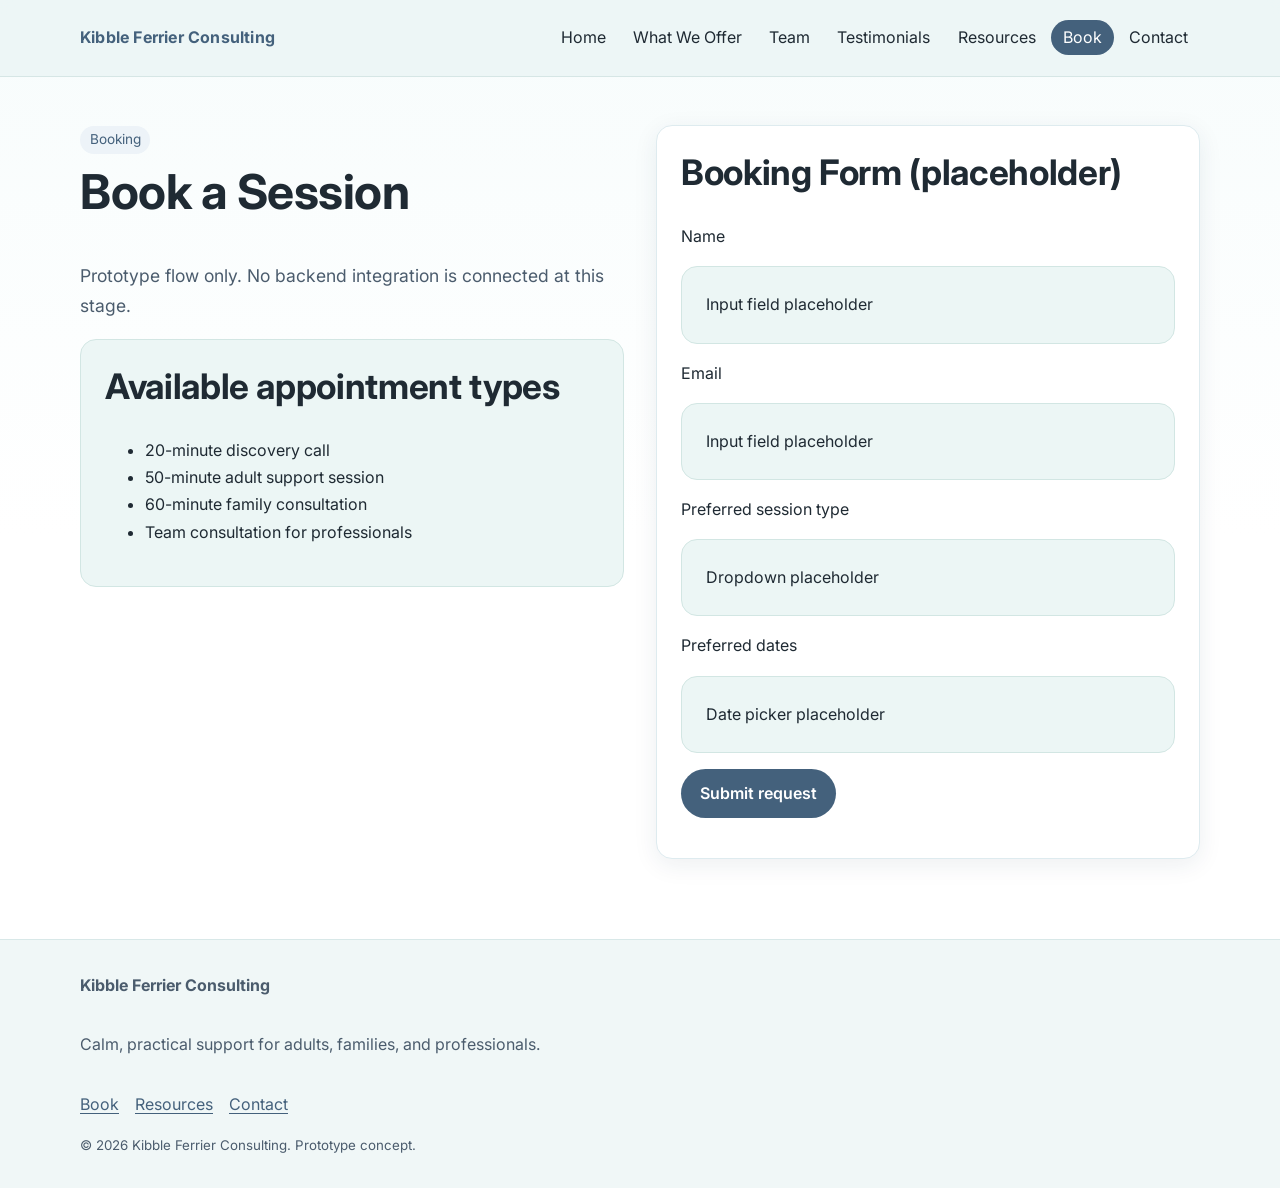
<file: pages/book.html>
<!doctype html>
<html lang="en">
<head>
  <meta charset="utf-8" />
  <meta name="viewport" content="width=device-width,initial-scale=1" />
  <title>Book | Kibble Ferrier Consulting</title>
  <meta name="description" content="Book a discovery call or session with Kibble Ferrier Consulting using this prototype booking page." />
  <link rel="preconnect" href="https://fonts.googleapis.com" />
  <link rel="preconnect" href="https://fonts.gstatic.com" crossorigin />
  <link href="https://fonts.googleapis.com/css2?family=Inter:wght@400;500;600;700&display=swap" rel="stylesheet" />
  <link rel="stylesheet" href="../assets/css/styles.css" />
  <script defer src="../assets/js/components.js"></script>
</head>
<body>
  <main>
    <section>
      <div class="container split">
        <div>
          <span class="tag">Booking</span>
          <h1>Book a Session</h1>
          <p class="lead">Prototype flow only. No backend integration is connected at this stage.</p>
          <div class="highlight">
            <h2>Available appointment types</h2>
            <ul>
              <li>20-minute discovery call</li>
              <li>50-minute adult support session</li>
              <li>60-minute family consultation</li>
              <li>Team consultation for professionals</li>
            </ul>
          </div>
        </div>
        <article class="card">
          <h2>Booking Form (placeholder)</h2>
          <p>Name</p>
          <div class="highlight">Input field placeholder</div>
          <p>Email</p>
          <div class="highlight">Input field placeholder</div>
          <p>Preferred session type</p>
          <div class="highlight">Dropdown placeholder</div>
          <p>Preferred dates</p>
          <div class="highlight">Date picker placeholder</div>
          <p><a class="btn btn-primary" href="#">Submit request</a></p>
        </article>
      </div>
    </section>
  </main>
</body>
</html>
</file>
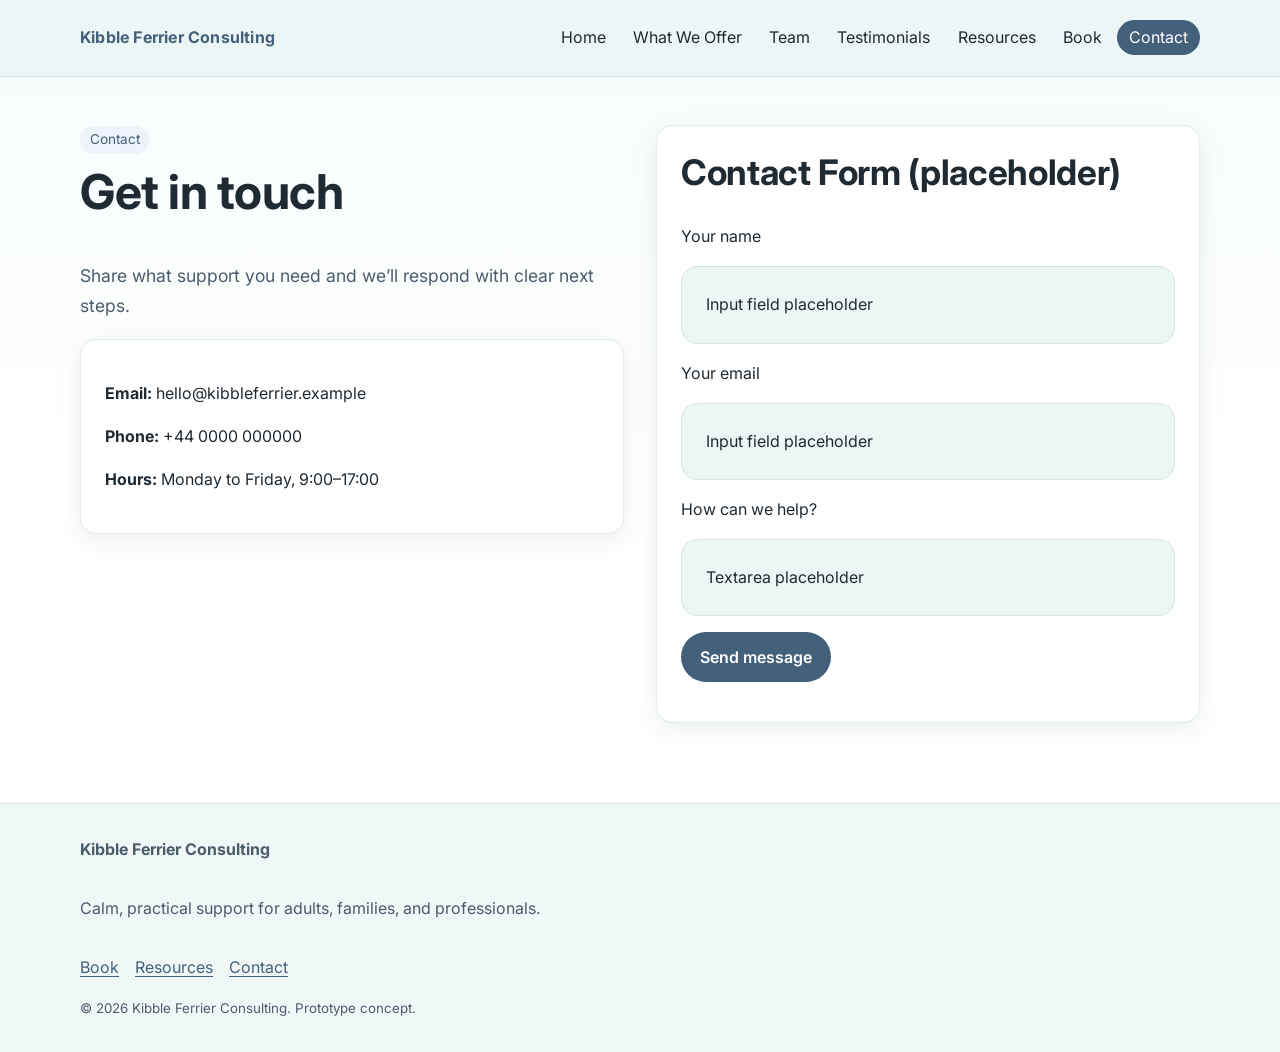
<file: pages/contact.html>
<!doctype html>
<html lang="en">
<head>
  <meta charset="utf-8" />
  <meta name="viewport" content="width=device-width,initial-scale=1" />
  <title>Contact | Kibble Ferrier Consulting</title>
  <meta name="description" content="Contact Kibble Ferrier Consulting for support, booking questions, or service guidance." />
  <link rel="preconnect" href="https://fonts.googleapis.com" />
  <link rel="preconnect" href="https://fonts.gstatic.com" crossorigin />
  <link href="https://fonts.googleapis.com/css2?family=Inter:wght@400;500;600;700&display=swap" rel="stylesheet" />
  <link rel="stylesheet" href="../assets/css/styles.css" />
  <script defer src="../assets/js/components.js"></script>
</head>
<body>
  <main>
    <section>
      <div class="container split">
        <div>
          <span class="tag">Contact</span>
          <h1>Get in touch</h1>
          <p class="lead">Share what support you need and we’ll respond with clear next steps.</p>
          <div class="card">
            <p><strong>Email:</strong> hello@kibbleferrier.example</p>
            <p><strong>Phone:</strong> +44 0000 000000</p>
            <p><strong>Hours:</strong> Monday to Friday, 9:00–17:00</p>
          </div>
        </div>
        <article class="card">
          <h2>Contact Form (placeholder)</h2>
          <p>Your name</p>
          <div class="highlight">Input field placeholder</div>
          <p>Your email</p>
          <div class="highlight">Input field placeholder</div>
          <p>How can we help?</p>
          <div class="highlight">Textarea placeholder</div>
          <p><a class="btn btn-primary" href="#">Send message</a></p>
        </article>
      </div>
    </section>
  </main>
</body>
</html>
</file>
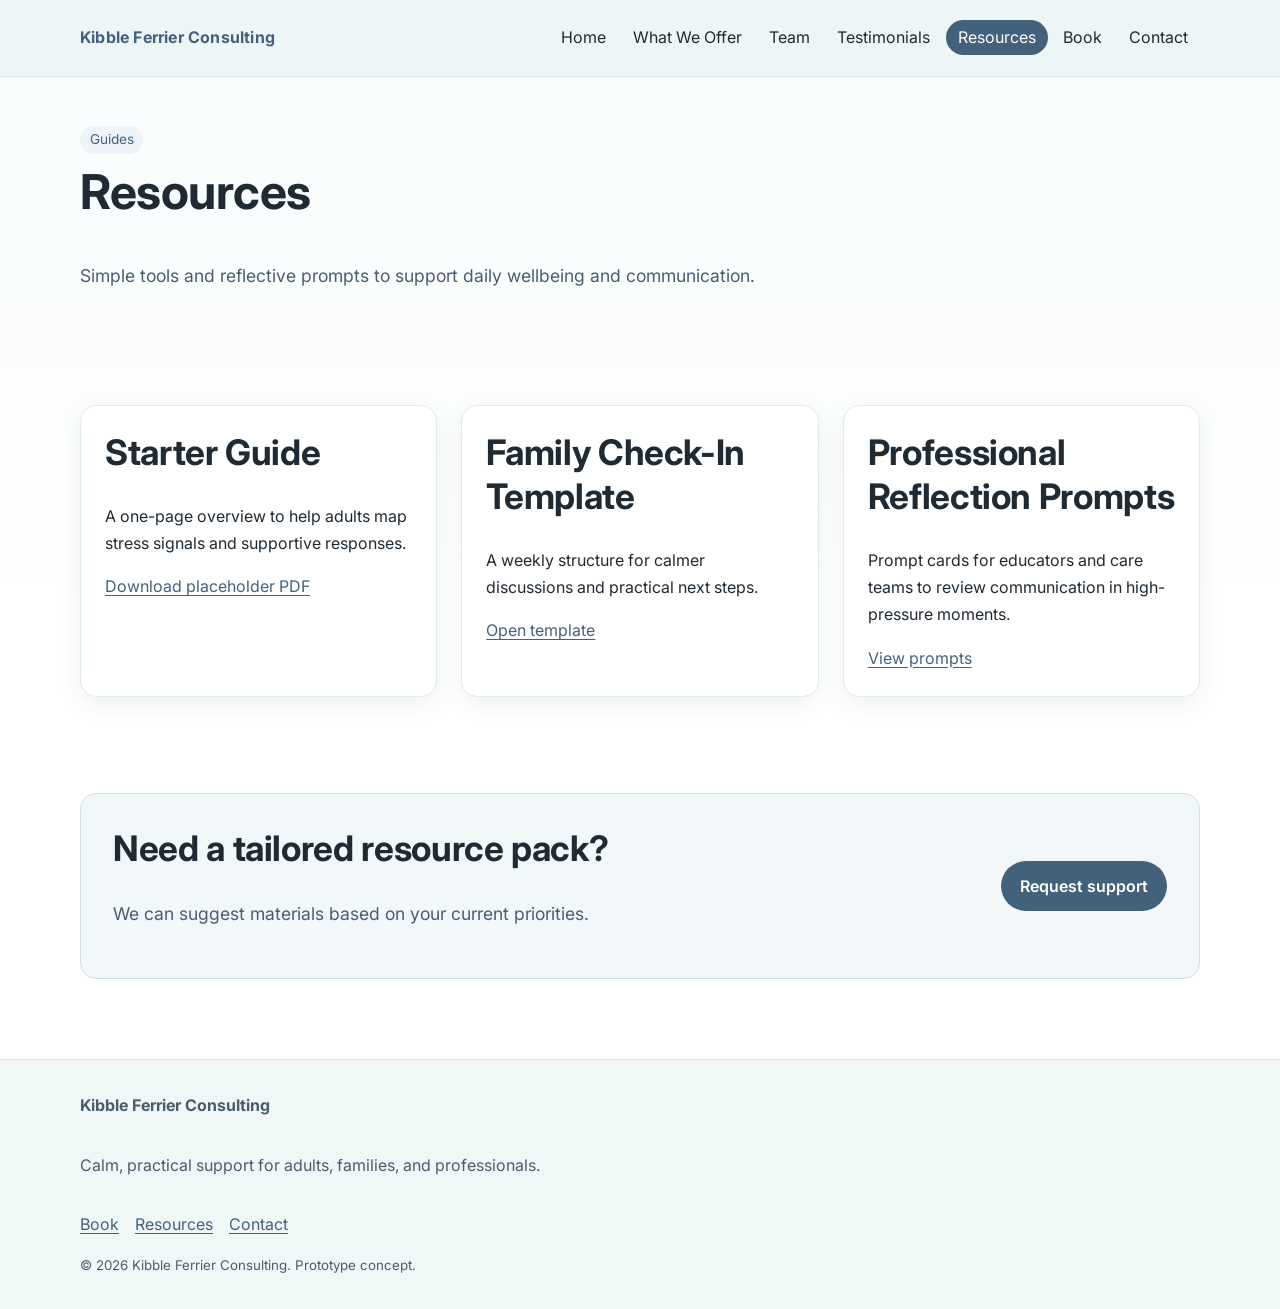
<file: pages/resources.html>
<!doctype html>
<html lang="en">
<head>
  <meta charset="utf-8" />
  <meta name="viewport" content="width=device-width,initial-scale=1" />
  <title>Resources | Kibble Ferrier Consulting</title>
  <meta name="description" content="Browse practical, neurodivergent-friendly resources from Kibble Ferrier Consulting." />
  <link rel="preconnect" href="https://fonts.googleapis.com" />
  <link rel="preconnect" href="https://fonts.gstatic.com" crossorigin />
  <link href="https://fonts.googleapis.com/css2?family=Inter:wght@400;500;600;700&display=swap" rel="stylesheet" />
  <link rel="stylesheet" href="../assets/css/styles.css" />
  <script defer src="../assets/js/components.js"></script>
</head>
<body>
  <main>
    <section>
      <div class="container">
        <span class="tag">Guides</span>
        <h1>Resources</h1>
        <p class="lead">Simple tools and reflective prompts to support daily wellbeing and communication.</p>
      </div>
    </section>
    <section>
      <div class="container card-grid">
        <article class="card">
          <h2>Starter Guide</h2>
          <p>A one-page overview to help adults map stress signals and supportive responses.</p>
          <a href="#">Download placeholder PDF</a>
        </article>
        <article class="card">
          <h2>Family Check-In Template</h2>
          <p>A weekly structure for calmer discussions and practical next steps.</p>
          <a href="#">Open template</a>
        </article>
        <article class="card">
          <h2>Professional Reflection Prompts</h2>
          <p>Prompt cards for educators and care teams to review communication in high-pressure moments.</p>
          <a href="#">View prompts</a>
        </article>
      </div>
    </section>
    <section>
      <div class="container cta-panel">
        <div>
          <h2>Need a tailored resource pack?</h2>
          <p class="lead">We can suggest materials based on your current priorities.</p>
        </div>
        <a class="btn btn-primary" href="contact.html">Request support</a>
      </div>
    </section>
  </main>
</body>
</html>
</file>
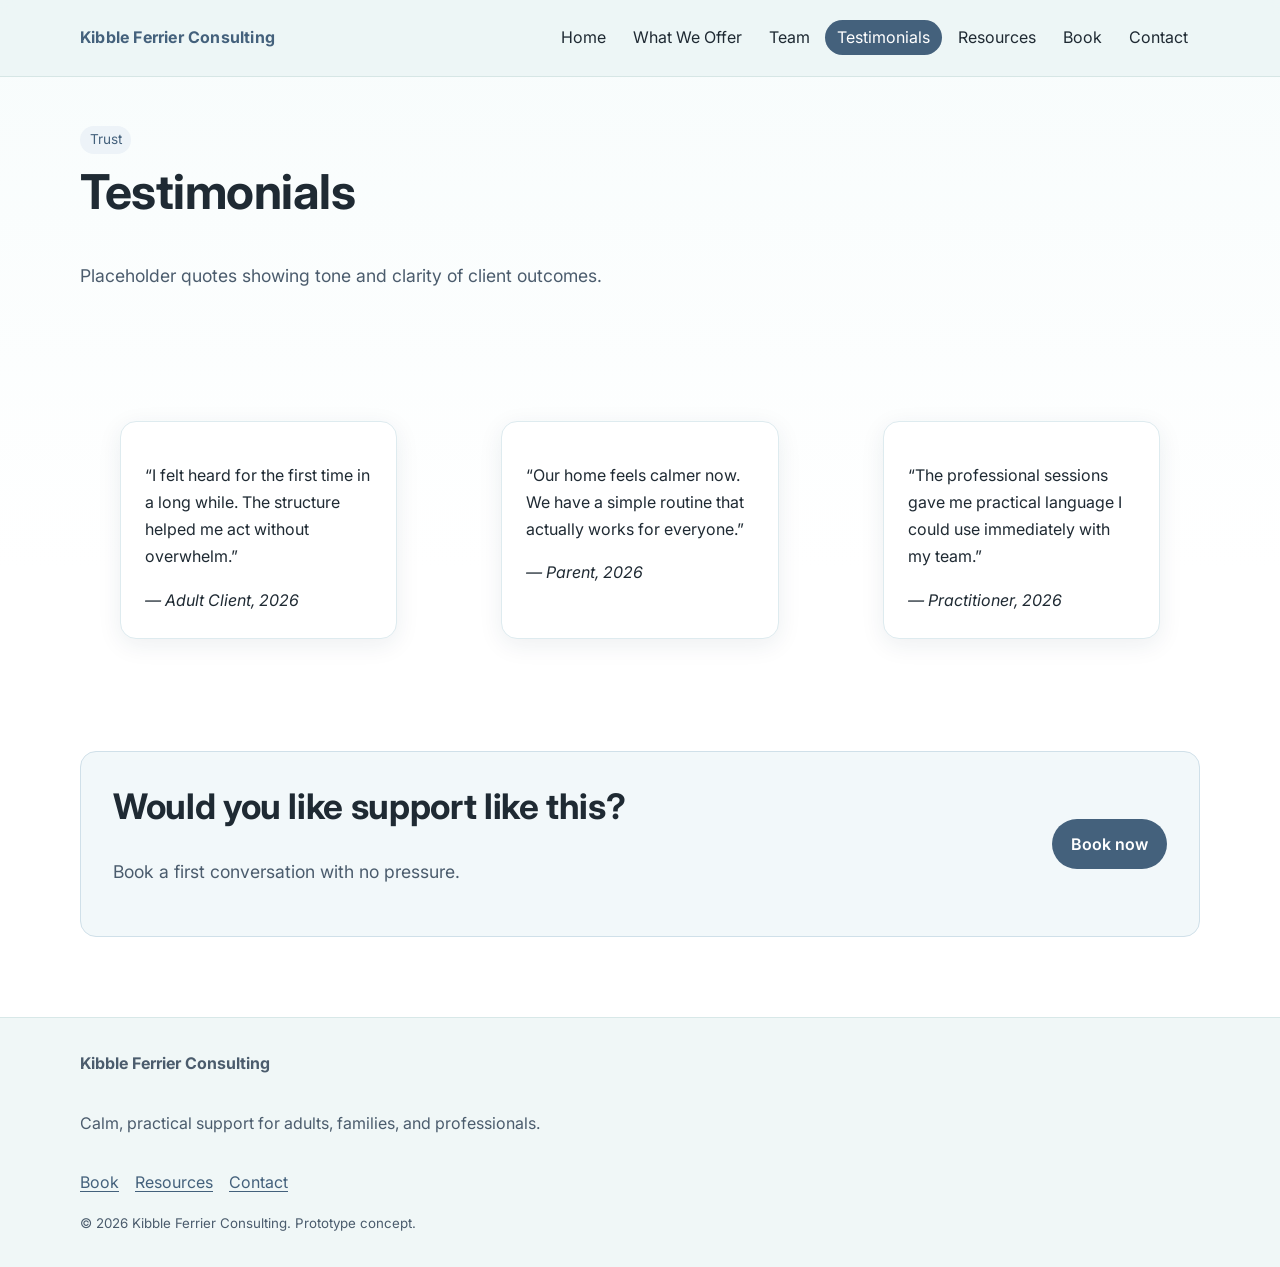
<file: pages/testimonials.html>
<!doctype html>
<html lang="en">
<head>
  <meta charset="utf-8" />
  <meta name="viewport" content="width=device-width,initial-scale=1" />
  <title>Testimonials | Kibble Ferrier Consulting</title>
  <meta name="description" content="Read feedback from adults, families, and professionals who used Kibble Ferrier Consulting services." />
  <link rel="preconnect" href="https://fonts.googleapis.com" />
  <link rel="preconnect" href="https://fonts.gstatic.com" crossorigin />
  <link href="https://fonts.googleapis.com/css2?family=Inter:wght@400;500;600;700&display=swap" rel="stylesheet" />
  <link rel="stylesheet" href="../assets/css/styles.css" />
  <script defer src="../assets/js/components.js"></script>
</head>
<body>
  <main>
    <section>
      <div class="container">
        <span class="tag">Trust</span>
        <h1>Testimonials</h1>
        <p class="lead">Placeholder quotes showing tone and clarity of client outcomes.</p>
      </div>
    </section>
    <section>
      <div class="container card-grid">
        <blockquote class="card">
          <p>“I felt heard for the first time in a long while. The structure helped me act without overwhelm.”</p>
          <cite>— Adult Client, 2026</cite>
        </blockquote>
        <blockquote class="card">
          <p>“Our home feels calmer now. We have a simple routine that actually works for everyone.”</p>
          <cite>— Parent, 2026</cite>
        </blockquote>
        <blockquote class="card">
          <p>“The professional sessions gave me practical language I could use immediately with my team.”</p>
          <cite>— Practitioner, 2026</cite>
        </blockquote>
      </div>
    </section>
    <section>
      <div class="container cta-panel">
        <div>
          <h2>Would you like support like this?</h2>
          <p class="lead">Book a first conversation with no pressure.</p>
        </div>
        <a class="btn btn-primary" href="book.html">Book now</a>
      </div>
    </section>
  </main>
</body>
</html>
</file>
<file: assets/css/styles.css>
:root {
  --brand-primary: #44617c;
  --brand-soft: #ecf6f5;
  --text-main: #1f2a33;
  --text-muted: #4b5c6d;
  --surface: #ffffff;
  --radius: 16px;
  --shadow: 0 6px 24px rgba(30, 51, 71, 0.08);
  --space-1: 0.5rem;
  --space-2: 1rem;
  --space-3: 1.5rem;
  --space-4: 2rem;
  --space-5: 3rem;
}

* { box-sizing: border-box; }
html, body { margin: 0; padding: 0; }
body {
  font-family: "Inter", "Segoe UI", Roboto, sans-serif;
  line-height: 1.7;
  color: var(--text-main);
  background: linear-gradient(180deg, #f7fcfc 0%, #ffffff 45%);
}

img { max-width: 100%; border-radius: calc(var(--radius) - 4px); display: block; }
a { color: var(--brand-primary); text-underline-offset: 3px; }
a:focus-visible, button:focus-visible { outline: 3px solid #9fb4c7; outline-offset: 3px; border-radius: 6px; }

.container { width: min(1120px, 92vw); margin: 0 auto; }

.site-header {
  position: sticky;
  top: 0;
  z-index: 100;
  backdrop-filter: blur(8px);
  background: rgba(236, 246, 245, 0.9);
  border-bottom: 1px solid #d6e6e5;
}

.header-inner {
  display: flex;
  align-items: center;
  justify-content: space-between;
  gap: var(--space-2);
  min-height: 76px;
}

.logo {
  font-weight: 700;
  color: var(--brand-primary);
  letter-spacing: 0.2px;
  text-decoration: none;
}

.nav-toggle { display: none; border: 1px solid #c8d9de; background: white; padding: 0.55rem 0.75rem; border-radius: 10px; }

.nav-list {
  display: flex;
  gap: 0.2rem;
  list-style: none;
  margin: 0;
  padding: 0;
  flex-wrap: wrap;
}

.nav-list a {
  text-decoration: none;
  color: var(--text-main);
  padding: 0.45rem 0.75rem;
  border-radius: 999px;
  transition: background-color 0.2s ease, color 0.2s ease;
}

.nav-list a:hover,
.nav-list a[aria-current="page"] {
  background: var(--brand-primary);
  color: white;
}

.btn {
  display: inline-block;
  text-decoration: none;
  border-radius: 999px;
  padding: 0.7rem 1.2rem;
  font-weight: 600;
  transition: transform 0.2s ease, box-shadow 0.2s ease;
}

.btn:hover { transform: translateY(-1px); box-shadow: var(--shadow); }
.btn-primary { background: var(--brand-primary); color: white; }
.btn-secondary { background: white; border: 1px solid #bccfda; color: var(--brand-primary); }

main section { padding: var(--space-5) 0; }

.hero {
  display: grid;
  grid-template-columns: 1.1fr 0.9fr;
  gap: var(--space-4);
  align-items: center;
}

h1, h2, h3 { line-height: 1.25; margin-top: 0; letter-spacing: -0.01em; }
h1 { font-size: clamp(1.9rem, 4vw, 3rem); }
h2 { font-size: clamp(1.5rem, 3.1vw, 2.2rem); }
.lead { font-size: 1.1rem; color: var(--text-muted); max-width: 62ch; }

.card-grid { display: grid; grid-template-columns: repeat(3, minmax(0, 1fr)); gap: var(--space-3); }
.card {
  background: var(--surface);
  border: 1px solid #deebef;
  border-radius: var(--radius);
  padding: var(--space-3);
  box-shadow: var(--shadow);
}

.split {
  display: grid;
  grid-template-columns: 1fr 1fr;
  gap: var(--space-4);
  align-items: start;
}

.highlight {
  background: var(--brand-soft);
  border: 1px solid #d2e6e3;
  border-radius: var(--radius);
  padding: var(--space-3);
}

.cta-panel {
  background: #f2f8fa;
  border: 1px solid #d0e0e9;
  border-radius: var(--radius);
  padding: var(--space-4);
  display: flex;
  flex-wrap: wrap;
  justify-content: space-between;
  align-items: center;
  gap: var(--space-2);
}

.tag {
  display: inline-block;
  font-size: 0.85rem;
  background: #edf3f8;
  color: var(--brand-primary);
  padding: 0.15rem 0.6rem;
  border-radius: 999px;
  margin-bottom: var(--space-1);
}

.site-footer {
  margin-top: var(--space-4);
  background: #f0f7f7;
  border-top: 1px solid #d8e8e8;
}

.footer-inner {
  padding: var(--space-4) 0;
  color: var(--text-muted);
  display: grid;
  gap: var(--space-2);
}

.footer-links { display: flex; flex-wrap: wrap; gap: 1rem; }

@media (max-width: 900px) {
  .hero, .split, .card-grid { grid-template-columns: 1fr 1fr; }
  .card-grid .card:last-child { grid-column: span 2; }
}

@media (max-width: 720px) {
  .hero, .split, .card-grid { grid-template-columns: 1fr; }
  .card-grid .card:last-child { grid-column: auto; }
  .header-inner { min-height: 64px; }
  .nav-toggle { display: inline-block; }
  .site-nav { position: relative; }
  .nav-list {
    display: none;
    position: absolute;
    right: 0;
    top: 2.8rem;
    background: white;
    border: 1px solid #d6e4ea;
    border-radius: 12px;
    padding: 0.45rem;
    width: min(88vw, 320px);
    box-shadow: var(--shadow);
  }
  .nav-list.open { display: grid; }
}
</file>
